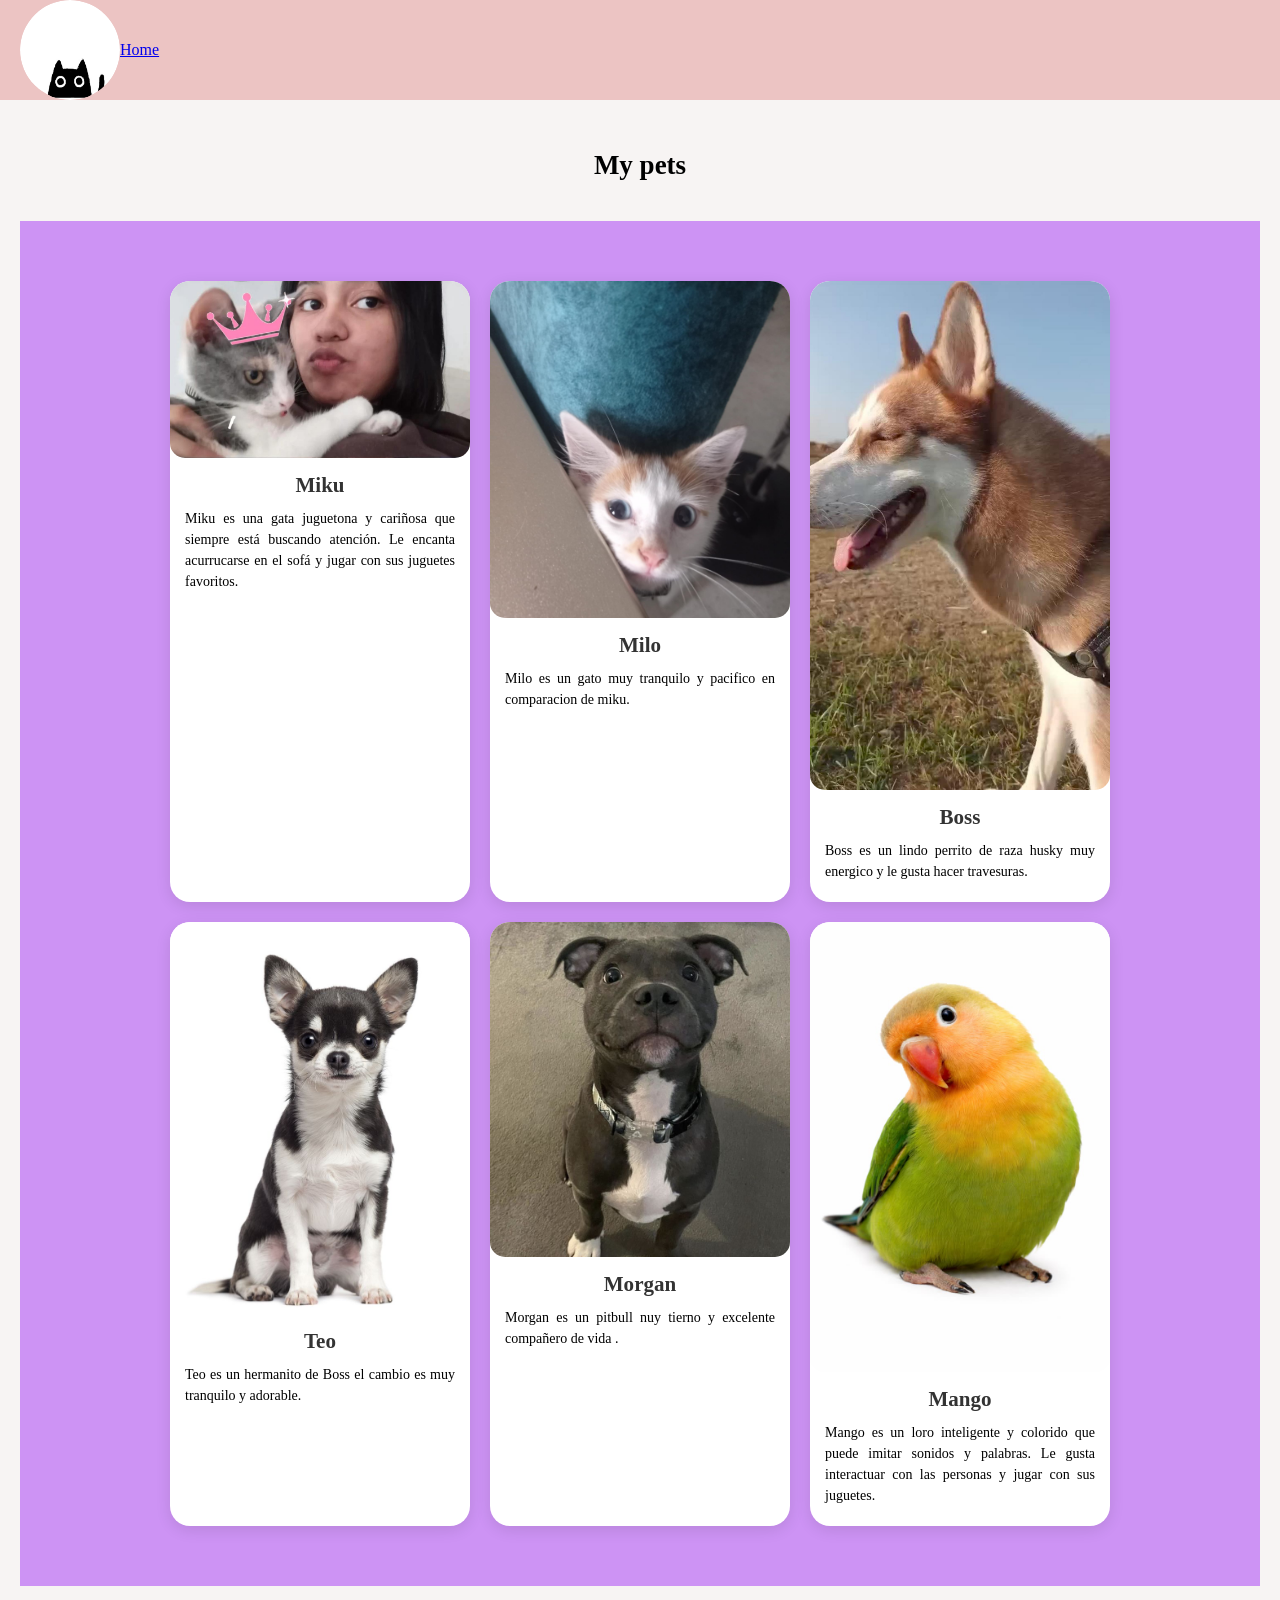
<file: pets.html>
<html lang="es">
<head>
    <meta charset="UTF-8">
    <meta name="viewport" content="width=device-width, initial-scale=1.0">
    <title>My pets</title>
    <link rel="stylesheet" href="/assets/css/pets_style.css">
</head>
<body>
   
    <header>
        <div class="header-image">
            <img class= "header-image" src="/assets/images/kitty.jpeg" alt="img"> 
        </div>

        <nav>
              <a href="index.html">Home</a>
              
        </nav>


    </header>
        
        <section id="pets" class="pets">
            <h2>My pets</h2>
            
            <div class="cards">
                        <div class="card">
                            <img src="/images/miku.jpeg" alt="Miku">
                            <h3>Miku</h3>
                            <p>Miku es una gata juguetona y cariñosa que siempre está buscando atención. Le encanta acurrucarse en el sofá y jugar con sus juguetes favoritos.</p>
                        </div>

                        <div class="card">
                            <img src="/images/milo.jpeg" alt="Milo">
                            <h3>Milo</h3>
                            <p>Milo es un gato muy tranquilo y pacifico en comparacion de miku.</p>
                        </div> 

                        <div class="card">
                            <img src="images/boss.jpeg" alt="Boss">
                            <h3>Boss</h3>
                            <p>Boss es un lindo perrito de raza husky muy energico y le gusta hacer travesuras.</p>
                        </div>

                        <div class="card">
                            <img src="images/teo.jpeg" alt="Teo">
                            <h3>Teo</h3>
                            <p>Teo es un hermanito de Boss el cambio es muy tranquilo y adorable.</p>
                        </div>

                        <div class="card">
                            <img src="images/morgan.jpeg" alt="Morgan">
                            <h3>Morgan</h3>
                            <p>Morgan es un pitbull nuy tierno y excelente compañero de vida .</p>
                        </div>

                        <div class="card">
                            <img src="images/mango.jpeg" alt="Mango">
                            <h3>Mango</h3>
                            <p>Mango es un loro inteligente y colorido que puede imitar sonidos y palabras. Le gusta interactuar con las personas y jugar con sus juguetes.</p>
            </div>


        </section>
</body>
</html>
</file>
<file: assets/css/pets_style.css>
*{
    margin: 0;
    padding: 0;

}

header {
    display: flex;
    align-items: center;
    background-color: #ecc4c3;
    padding-left: 20px;
    padding-right: 20px;

} 

header .header-image {
    width: 100px;
    height: 100px;
    border-radius: 50%;
    overflow: hidden;
}

/* CONTENEDOR */

.pets {
    display: flex;
    flex-direction: column;
    align-items: center;
    font-size: 18px;
    gap: 40px; /* Espacio entre cada sección de mascota */
    padding: 50px 20px; /* Espacio alrededor del contenedor */
    background-color: #f7f4f3; /* Un fondo rosa claro para resaltar las mascotas */
}


.cards {
    display: flex;
    justify-content: center;
    gap: 20px;
    flex-wrap: wrap;
    background-color: #cd93f4;
    padding: 60px 20px; /* 60px arriba y abajo, 20px a los lados */
}

.card {
    width: 300px;           /* Un ancho fijo para que todas sean iguales */
    background-color: rgb(255, 255, 255); /* Esto hará que resalten sobre el fondo rosa */
    border-radius: 20px;    /* Bordes redondeados */
    overflow: hidden;       /* Para que la imagen no se salga de las esquinas redondeadas */
    display: flex;
    flex-direction: column; /* Alinea imagen, título y texto uno abajo del otro */
    box-shadow: 0 4px 15px rgba(0,0,0,0.1); /* Sombra suave para dar profundidad */
}

/* IMAGEN */
.card img {
    width: 100%;
    border-radius: 15px;
}

.card h3 {
    padding: 15px 15px 0 15px; /* Espacio alrededor del título */
    text-align: center;
    color: #333;
}

.card p {
    padding: 10px 15px 20px 15px; /* Espacio alrededor del párrafo */
    text-align: justify;  /* O center, como prefieras */
    font-size: 14px;
    line-height: 1.5;     /* Separa un poco las líneas de texto para que sea fácil de leer */
}
</file>
